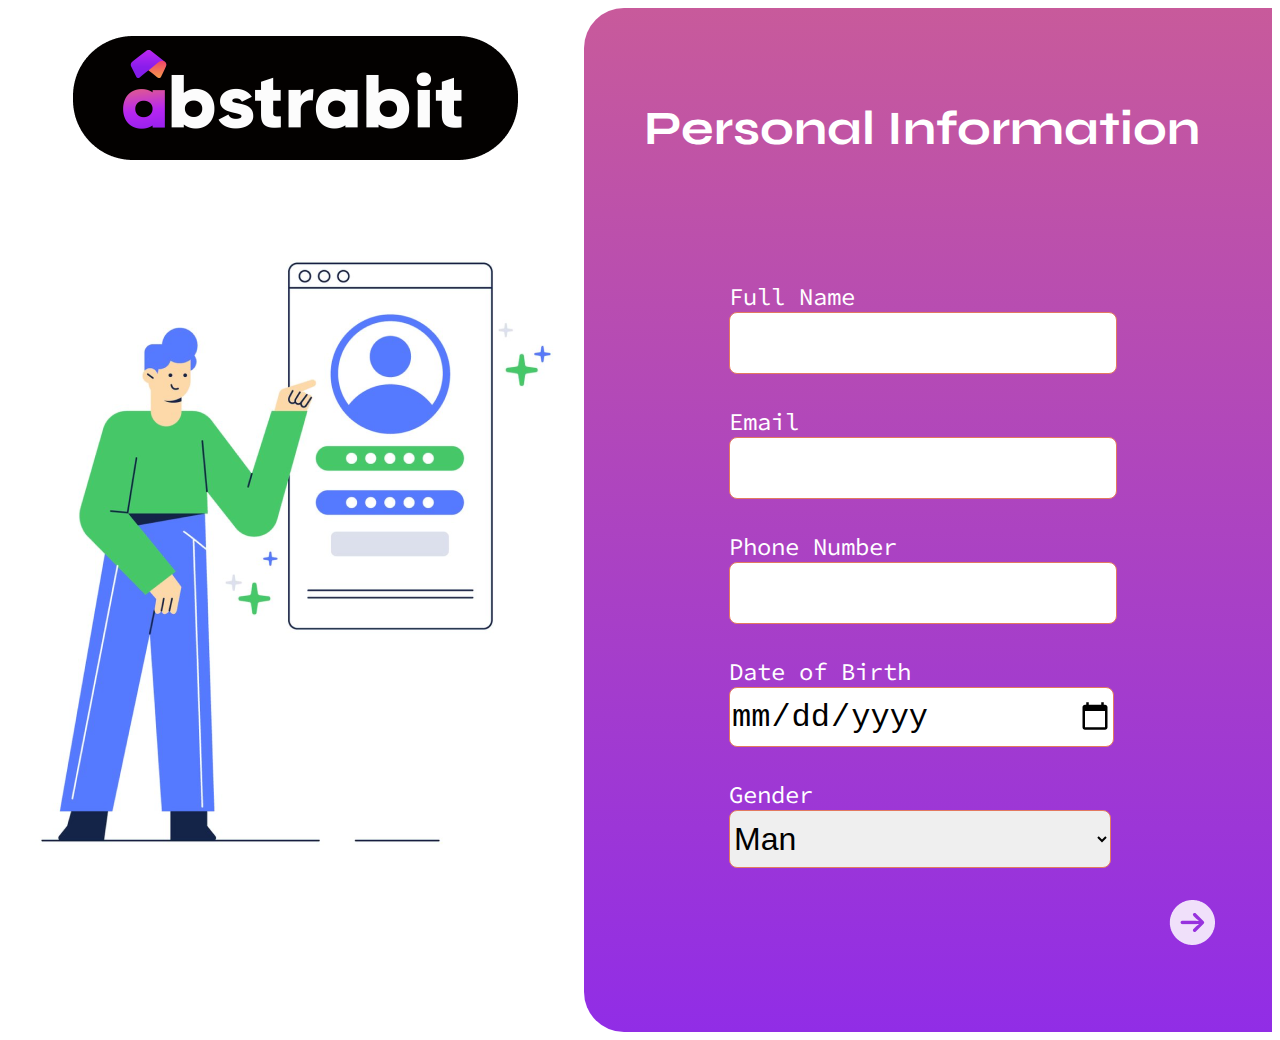
<file: index.html>
<!DOCTYPE html>
<html lang="en">

<head>
    <meta charset="UTF-8">
    <meta name="viewport" content="width=device-width, initial-scale=1.0">
    <title>Document</title>
    <link rel="stylesheet" href="style.css">
    <link rel="preconnect" href="https://fonts.googleapis.com">
    <link rel="preconnect" href="https://fonts.gstatic.com" crossorigin>
    <link
        href="https://fonts.googleapis.com/css2?family=Montserrat:ital,wght@0,100..900;1,100..900&family=Syne:wght@400..800&display=swap"
        rel="stylesheet">
    <link rel="preconnect" href="https://fonts.googleapis.com">
    <link rel="preconnect" href="https://fonts.gstatic.com" crossorigin>
    <link
        href="https://fonts.googleapis.com/css2?family=Montserrat:ital,wght@0,100..900;1,100..900&family=Source+Code+Pro:ital,wght@0,200..900;1,200..900&family=Syne:wght@400..800&display=swap"
        rel="stylesheet">
        <link rel="stylesheet" href="index_course.html">
        <link rel="stylesheet" href="index_payment.html">
        <link rel="stylesheet" href="index_account.html">
        <link rel="stylesheet" href="index_butt.html">
</head>

<body>
    <main>
        <div class="body first">
            <div class="img">
                <div class="logo">
                    <img src="img/logo.png" alt="">
                </div>
                <div class="img_man">
                    <img src="img/image 1.png" alt="">
                </div>
            </div>
            <div class="form">
                <div class="info">
                    <h1>Personal Information</h1>
                </div>
                <div class="form_body">
                    <form action="#">
                        <div class="full_name form_style">
                            <label for="full-Name">Full Name</label>
                            <input type="text" id="full-Name">
                        </div>
                        <div class="email form_style">
                            <label for="email">Email</label>
                            <input type="email" id="email">
                        </div>
                        <div class="phone_number form_style">
                            <label for="phone">Phone Number</label>
                            <input type="tel" id="phone">
                        </div>

                        <div class="date_birth form_style">
                            <label for="birth_date">Date of Birth</label>
                            <input type="date" id="birth_date">
                        </div>
                        <div class="gender form_style">
                            <label for="gender">Gender</label>
                            <select id="gender" name="">
                                <option disabled value="sel">Select an option</option>
                                <option value="man">Man</option>
                                <option value="woman">Woman</option>
                            </select>
                        </div>
                        <div class="image_right">
                            <a href="index_course.html"><img src="img/right.png" alt=""></a>
                        </div>
                </div>
            </div>
            </form>
           
        </div>
        
    </main>
</body>

</html>
</file>
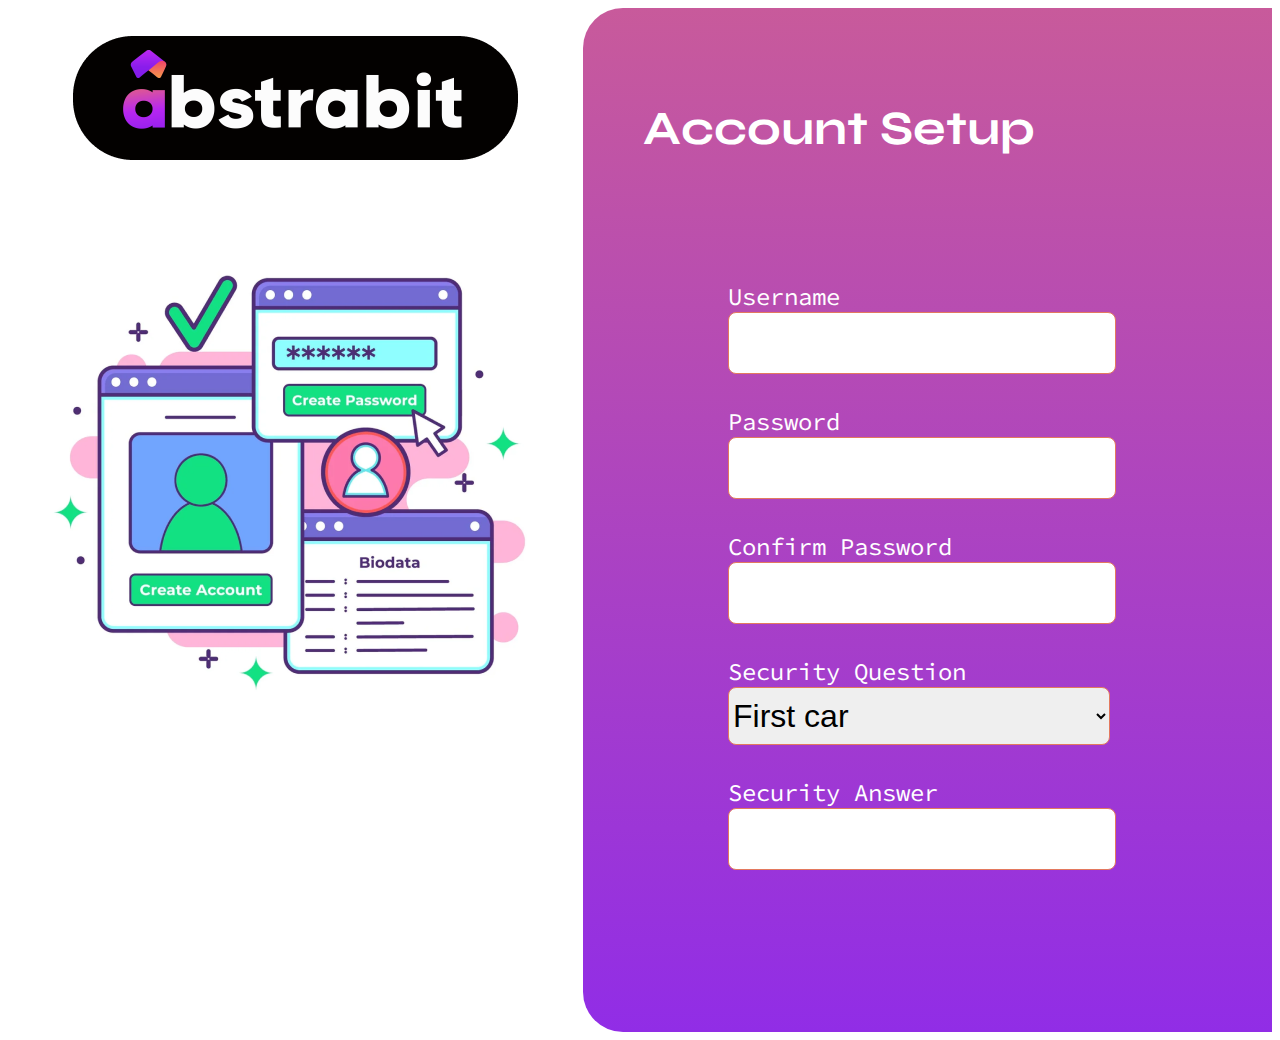
<file: index_account.html>
<!DOCTYPE html>
<html lang="en">
<head>
    <meta charset="UTF-8">
    <meta name="viewport" content="width=device-width, initial-scale=1.0">
    <title>Document</title>
    <link rel="stylesheet" href="style.css">
    <link rel="preconnect" href="https://fonts.googleapis.com">
    <link rel="preconnect" href="https://fonts.gstatic.com" crossorigin>
    <link
        href="https://fonts.googleapis.com/css2?family=Montserrat:ital,wght@0,100..900;1,100..900&family=Syne:wght@400..800&display=swap"
        rel="stylesheet">
    <link rel="preconnect" href="https://fonts.googleapis.com">
    <link rel="preconnect" href="https://fonts.gstatic.com" crossorigin>
    <link
        href="https://fonts.googleapis.com/css2?family=Montserrat:ital,wght@0,100..900;1,100..900&family=Source+Code+Pro:ital,wght@0,200..900;1,200..900&family=Syne:wght@400..800&display=swap"
        rel="stylesheet">
</head>
<body>
    <div class="body account">
        <div class="img">
            <div class="logo">
                <img src="img/logo.png" alt="">
            </div>
            <div class="img_man">
                <img src="img/account.png" alt="">
            </div>
        </div>
        <div class="form">
            <div class="info">
                <h1>Account Setup</h1>
            </div>
            <div class="form_body">
                <form action="#">
                    <div class="account_setup">
                        <div class="username form_style">
                            <label for="username">Username</label>
                            <input type="text" id="username">
                        </div>
                        <div class="userpass form_style">
                            <label for="userpass">Password</label>
                            <input type="password" id="userpass">
                        </div>
                        <div class="confirm_pass form_style">
                            <label for="confpass">Confirm Password</label>
                            <input type="password" name="" id="confpass">
                        </div>
                        <div class="question form_style">
                            <label for="question">Security Question</label>
                            <select id="question">
                                <option value="first car">First car</option>
                                <option value="mother's last name">Mother's last name</option>
                                <option value="favorite color">Favorite color</option>
                            </select>
                        </div>
                        <div class="security_answer form_style">
                            <label for="">Security Answer</label>
                            <input type="text">
                        </div>
                        <div class="image_right_account">
                            <a href="index_butt.html"><img src="img/right.png" alt=""></a>
                        </div>
                        <div class="image_left_account">
                            <a href="index_payment.html"><img src="img/left.png" alt=""></a>
                        </div>
                    </div>
                </form>
            </div>
        </div>
    </div> 
</body>
</html>
</file>
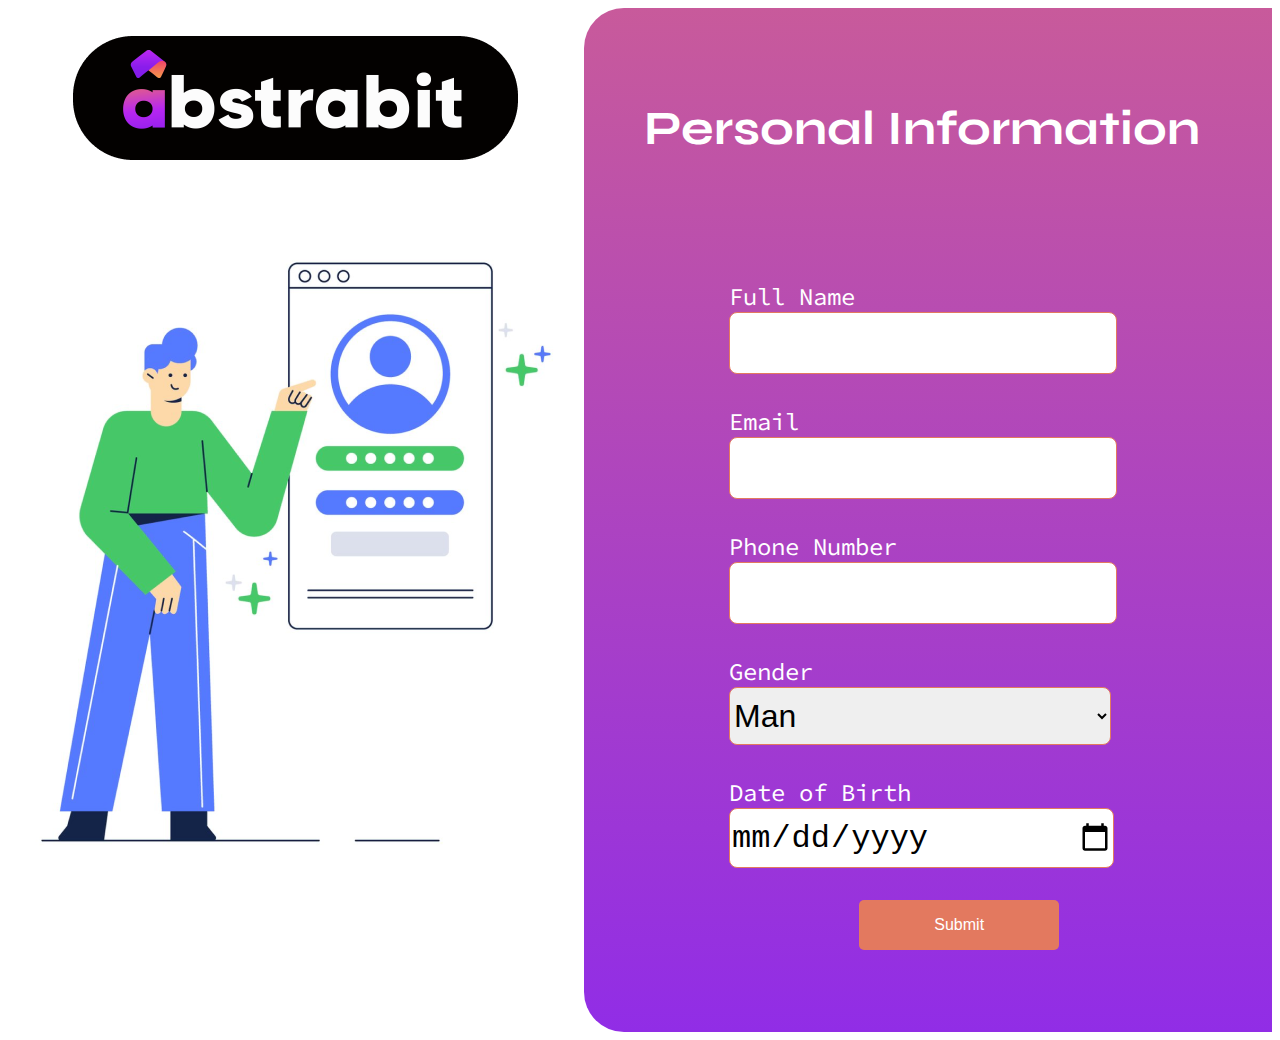
<file: index_butt.html>
<!DOCTYPE html>
<html lang="en">
<head>
    <meta charset="UTF-8">
    <meta name="viewport" content="width=device-width, initial-scale=1.0">
    <title>Document</title>
    <link rel="stylesheet" href="style.css">
    <link rel="preconnect" href="https://fonts.googleapis.com">
    <link rel="preconnect" href="https://fonts.gstatic.com" crossorigin>
    <link
        href="https://fonts.googleapis.com/css2?family=Montserrat:ital,wght@0,100..900;1,100..900&family=Syne:wght@400..800&display=swap"
        rel="stylesheet">
    <link rel="preconnect" href="https://fonts.googleapis.com">
    <link rel="preconnect" href="https://fonts.gstatic.com" crossorigin>
    <link
        href="https://fonts.googleapis.com/css2?family=Montserrat:ital,wght@0,100..900;1,100..900&family=Source+Code+Pro:ital,wght@0,200..900;1,200..900&family=Syne:wght@400..800&display=swap"
        rel="stylesheet">
</head>
<body>
    <div class="body butt">
        <div class="img">
            <div class="logo">
                <img src="img/logo.png" alt="">
            </div>
            <div class="img_man">
                <img src="img/image 1.png" alt="">
            </div>
        </div>
        <div class="form">
            <div class="info">
                <h1>Personal Information</h1>
            </div>
            <div class="form_body">
                <form action="#">
                    <div class="full_name form_style">
                        <label for="full-Name">Full Name</label>
                        <input type="text" id="full-Name">
                    </div>
                    <div class="email form_style">
                        <label for="email">Email</label>
                        <input type="email" id="email">
                    </div>
                    <div class="phone_number form_style">
                        <label for="phone">Phone Number</label>
                        <input type="tel" id="phone">
                    </div>


                    <div class="gender form_style">
                        <label for="gender">Gender</label>
                        <select id="gender" name="">
                            <option disabled value="sel">Select an option</option>
                            <option value="man">Man</option>
                            <option value="woman">Woman</option>
                        </select>
                    </div>
                    <div class="date_birth form_style">
                        <label for="birth_date">Date of Birth</label>
                        <input type="date" id="birth_date">
                    </div>
                    <div class="button">
                        <button type="submit">Submit</button>
                    </div>
                    <div class="image_left_butt">
                        <a href="index_account.html"><img src="img/left.png" alt=""></a>
                    </div>
            </div>
        </div>
        </form>
    </div>
</body>
</html>
</file>
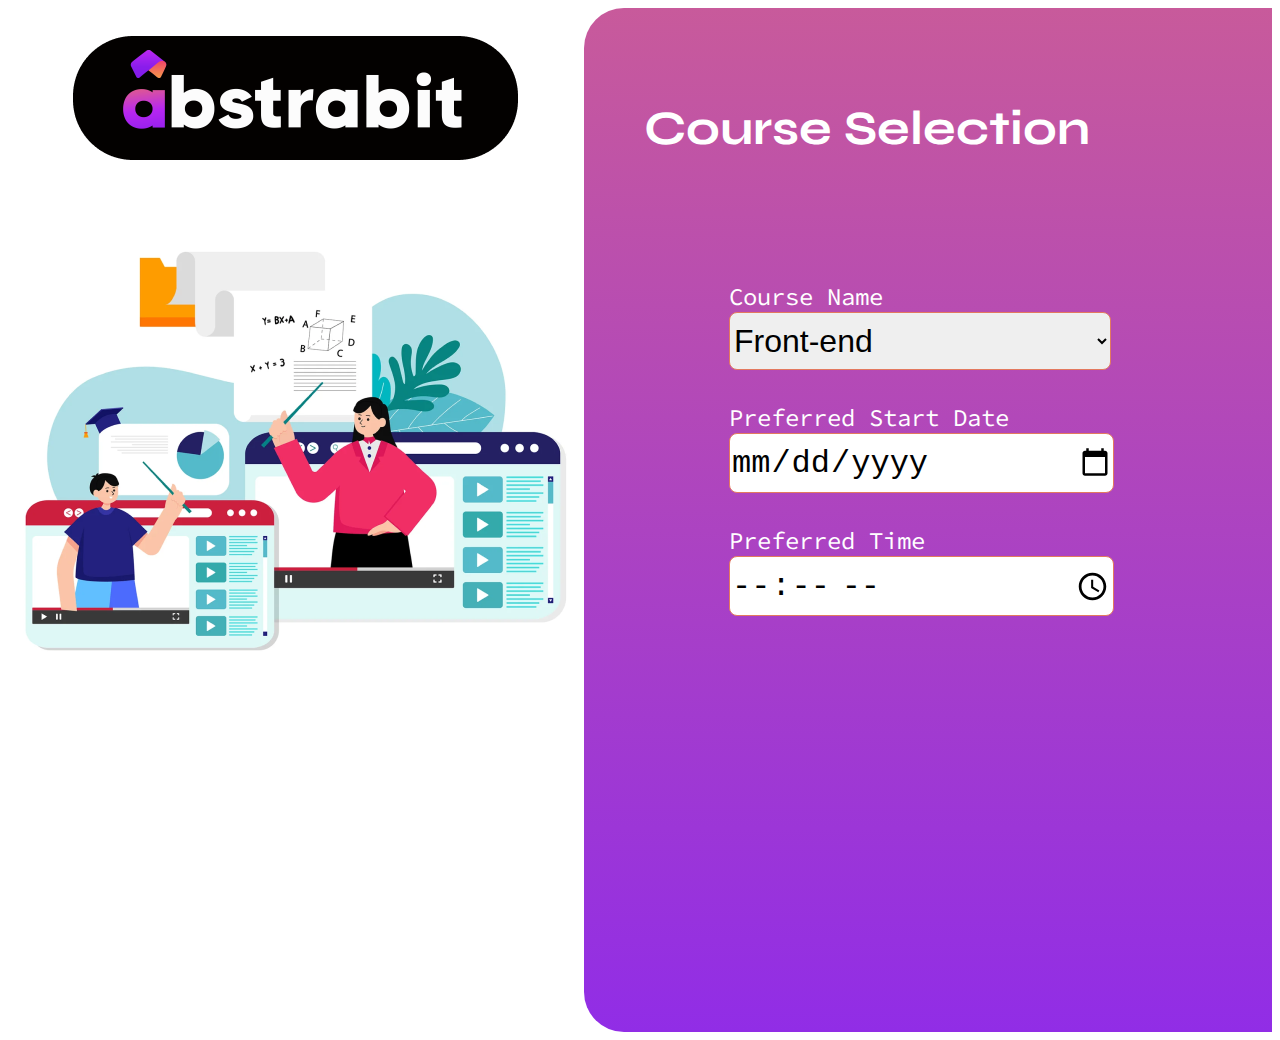
<file: index_course.html>
<!DOCTYPE html>
<html lang="en">
<head>
    <meta charset="UTF-8">
    <meta name="viewport" content="width=device-width, initial-scale=1.0">
    <title>Document</title>
    <link rel="stylesheet" href="style.css">
    <link rel="preconnect" href="https://fonts.googleapis.com">
    <link rel="preconnect" href="https://fonts.gstatic.com" crossorigin>
    <link
        href="https://fonts.googleapis.com/css2?family=Montserrat:ital,wght@0,100..900;1,100..900&family=Syne:wght@400..800&display=swap"
        rel="stylesheet">
    <link rel="preconnect" href="https://fonts.googleapis.com">
    <link rel="preconnect" href="https://fonts.gstatic.com" crossorigin>
    <link
        href="https://fonts.googleapis.com/css2?family=Montserrat:ital,wght@0,100..900;1,100..900&family=Source+Code+Pro:ital,wght@0,200..900;1,200..900&family=Syne:wght@400..800&display=swap"
        rel="stylesheet">
</head>
<body>
    <div class="body course">
        <div class="img">
            <div class="logo">
                <img src="img/logo.png" alt="">
            </div>
            <div class="img_man">
                <img src="img/image.png" alt="">
            </div>
        </div>
        <div class="form">
            <div class="info">
                <h1 id="course">Course Selection</h1>
            </div>
            <div class="form_body">
                <form action="#">
                    <div class="course_name form_style">
                        <label for="course">Course Name</label>
                        <select id="course" name="">
                            <option disabled value="sel">Select an option</option>
                            <option value="Front-end">Front-end</option>
                            <option value="Javascript">Javascript</option>
                            <option value="Backend">Backend</option>
                        </select>
                    </div>
                    <div class="form_style">
                        <label for="date">Preferred Start Date</label>
                        <input type="date" id="date">
                    </div>
                    <div class="Preferred_time form_style">
                        <label for="preferred">Preferred Time</label>
                        <input type="time" id="preferreds">
                    </div>
                    <div class="image_right_course">
                        <a href="index_payment.html"><img src="img/right.png" alt=""></a>
                    </div>
                    <div class="image_left_course">
                        <a href="index.html"><img src="img/left.png" alt=""></a>
                    </div>
                </form>
            </div>
        </div>
    </div>
</body>
</html>
</file>
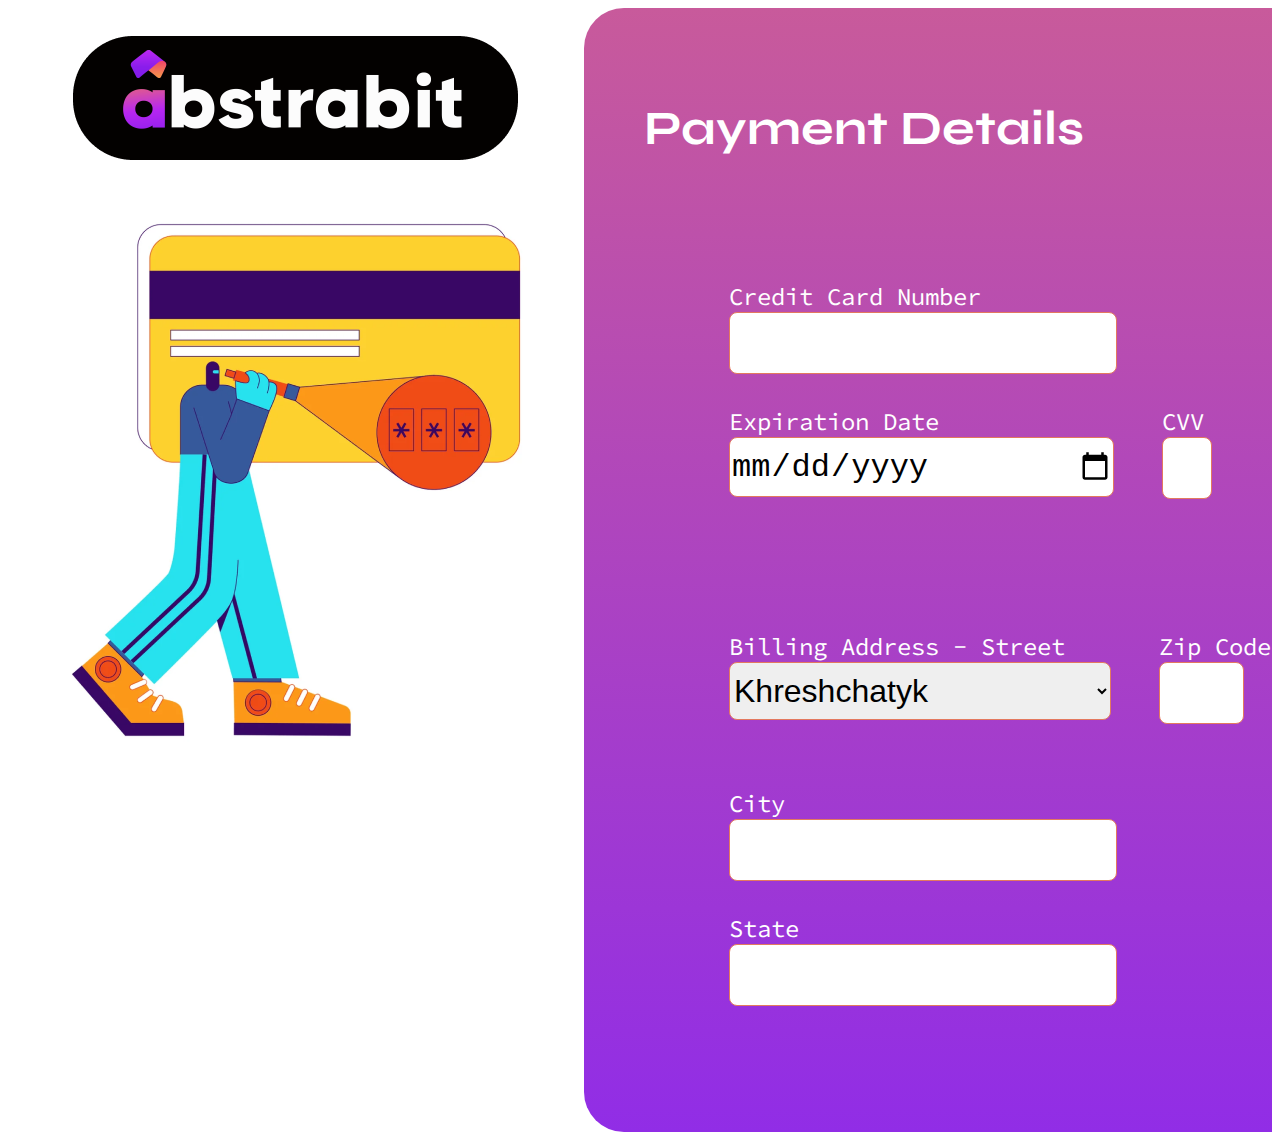
<file: index_payment.html>
<!DOCTYPE html>
<html lang="en">
<head>
    <meta charset="UTF-8">
    <meta name="viewport" content="width=device-width, initial-scale=1.0">
    <title>Document</title>
    <link rel="stylesheet" href="style.css">
    <link rel="preconnect" href="https://fonts.googleapis.com">
    <link rel="preconnect" href="https://fonts.gstatic.com" crossorigin>
    <link
        href="https://fonts.googleapis.com/css2?family=Montserrat:ital,wght@0,100..900;1,100..900&family=Syne:wght@400..800&display=swap"
        rel="stylesheet">
    <link rel="preconnect" href="https://fonts.googleapis.com">
    <link rel="preconnect" href="https://fonts.gstatic.com" crossorigin>
    <link
        href="https://fonts.googleapis.com/css2?family=Montserrat:ital,wght@0,100..900;1,100..900&family=Source+Code+Pro:ital,wght@0,200..900;1,200..900&family=Syne:wght@400..800&display=swap"
        rel="stylesheet">
</head>
<body>
    <div class="body payment">
        <div class="img">
            <div class="logo">
                <img src="img/logo.png" alt="">
            </div>
            <div class="img_man">
                <img src="img/card_legs.png" alt="">
            </div>
        </div>
        <div class="form form_payment">
            <div class="info">
                <h1>Payment Details</h1>
            </div>
            <div class="form_body">
                <form action="#">
                    <div class="payment_details">
                        <div class="payment_det_card">
                            <div class="form_style">
                                <label for="card">Credit Card Number</label>
                                <input type="number" id="card" name="card" />
                            </div>
                            <div class="card_cont form_style">
                                <div class="left">
                                    <label for="expiration_date">Expiration Date</label>
                                    <input type="date" id="expiration_date">
                                </div>
                                <div class="right">
                                    <label for="cvv">CVV</label>
                                    <input type="number" max="999" id="cvv">
                                </div>
                            </div>
                        </div>
                        <div class="payment_det_address">
                            <div class="address_code form_style">
                                <label for="address">Billing Address - Street</label>
                                <select name="address" id="address">
                                    <option value="Khreshchatyk">Khreshchatyk</option>
                                    <option value="Bessarabska Square">Bessarabska Square</option>
                                    <option value="Maidan Nezalezhnosti">Maidan Nezalezhnosti</option>
                                    <option value="European Square">European Square</option>
                                    <option value="Trade Unions Building">Trade Unions Building</option>
                                </select>
                            </div>
                            <div class="zip_code form_style">
                                <label for="">Zip Code</label>
                                <input type="number">
                            </div>
                        </div>
                        <div class="city_s">
                            <div class="city form_style">
                                <label for="city">City</label>
                                <input type="text" id="city">
                            </div>
                            <div class="State form_style">
                                <label for="state">State</label>
                                <input type="text" id="state">
                            </div>
                        </div>
                        <div class="image_right_paym">
                            <a href="index_account.html"><img src="img/right.png" alt=""></a>
                        </div>
                        <div class="image_left_paym">
                            <a href="index_course.html"><img src="img/left.png" alt=""></a>
                        </div>
                    </div>
            </div>
            </form>
        </div>
    </div>
</body>
</html>
</file>
<file: style.css>
.body{
    display: flex;
}
.logo{
    padding: 28px 65px; 
}
.form{
   width: 864px;
   height: 1024px;
   border-radius: 40px 0px 0px 40px;
   background: linear-gradient(180deg, #C85A9B 0%, #912DE6 100%);
}
.info{
    padding: 60px 60px;
    font-size: 24px;
    color: rgba(255, 255, 255, 1);
    font-family: "Syne", sans-serif;
}
.form_body{
   
    padding-left: 145px;
    position: relative;

}
.form_style{
    display: flex;
    flex-direction: column;
    color: rgba(255, 255, 255, 1);
    font-size: 24px;
    font-family: "Source Code Pro", monospace;
    margin: 2rem 0 ;
}

.form_style input{
    width: 382px;
    height: 58px; 
    border-radius: 8px;  
    border: 1px solid rgba(227, 121, 95, 1);
    font-size: 2rem;
}
.gender select{
    width: 382px;
    height: 58px; 
    border-radius: 8px;  
    border: 1px solid rgba(227, 121, 95, 1);
    font-size: 2rem;
}
.course_name select{
    width: 382px;
    height: 58px; 
    border-radius: 8px;  
    border: 1px solid rgba(227, 121, 95, 1);
    font-size: 2rem;
}
.card_cont{
    display: flex;
    flex-direction: row;
    gap: 3rem;
}
.right{
    display: flex;
    flex-direction: column;
}
.right input{
    width: 40%;
}
.payment_det_address{
    margin-top: 100px;
    display: flex;
    flex-direction: row;
    gap: 3rem;
}
.address_code select{
    width: 382px;
    height: 58px; 
    border-radius: 8px;  
    border: 1px solid rgba(227, 121, 95, 1);
    font-size: 2rem;
}
.zip_code input{
    width: 70%;
}
.zip_code{
    display: flex;
    flex-direction: column; 
}
.question select{
    width: 382px;
    height: 58px; 
    border-radius: 8px;  
    border: 1px solid rgba(227, 121, 95, 1);
    font-size: 2rem;
}
button{
  border: 0;
  border-radius: 5px;
  background:rgba(227, 121, 95, 1) ;
  color: #fff;
  padding: 8px 16px;
  font-size: 16px;
  width: 200px;
  height: 50px;
}
.button{
    position: absolute;
    left: 40%;
}
.image_right{
    position: absolute;
    left: 85%;
    
}
.image_right_course{

    position: absolute;
    left: 700px;
    top: 600px;
}
.image_left_course{
    position: absolute;
    right: 700px;
    top: 600px;

}
.image_right_paym{

    position: absolute;
    left: 700px;
    top: 750px;
}
.image_left_paym{
    position: absolute;
    right: 700px;
    top: 750px;

}
.image_right_account{

    position: absolute;
    left: 700px;
    top: 650px;
}
.image_left_account{
    position: absolute;
    right: 700px;
    top: 650px;
}
.image_left_butt{
position: absolute;
    right: 700px;
    top: 650px;
}
.form_payment{
    width: 864px;
   height: 1124px;
}
</file>
